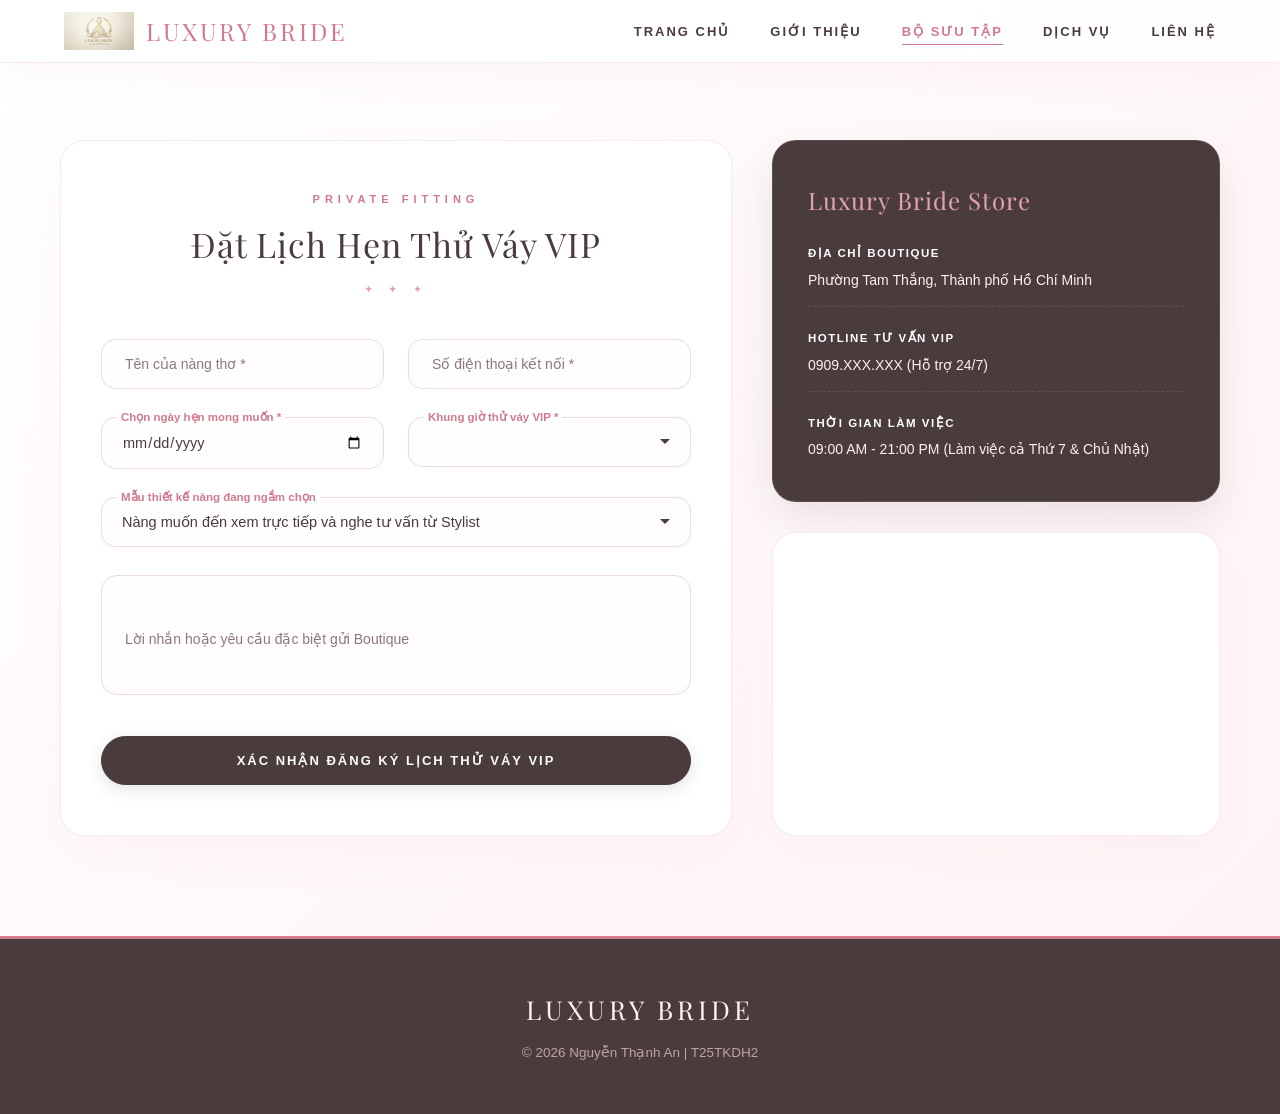
<file: dat.html>
<!DOCTYPE html>
<html lang="vi">
<head>
    <meta charset="UTF-8">
    <meta name="viewport" content="width=device-width, initial-scale=1.0">
    <title>Đặt Lịch Hẹn Thử Váy VIP - Luxury Bride</title>
    
    <!-- Nhúng Font chữ hoàng gia -->
    <link href="https://fonts.googleapis.com/css2?family=Playfair+Display:ital,wght@0,400..900;1,400..900&display=swap" rel="stylesheet">
    
    <style>
        @charset "utf-8";

        /* Bảng màu định danh thương hiệu VIP */
        :root {
            --primary-pink: #d17a8c;    /* Hồng Luxury chủ đạo */
            --light-pink: #fff2f4;      /* Hồng ngọc trai nền */
            --rose-gold: #e2a2ae;       /* Vàng hồng cao cấp */
            --champagne: #f7e7e4;       /* Vàng champagne nhạt */
            --dark-brown: #4a3b3c;      /* Nâu đất ấm quý phái */
            --text-gray: #8c787a;       /* Xám tro ngả hồng */
        }

        * {
            margin: 0;
            padding: 0;
            box-sizing: border-box;
            font-family: 'Segoe UI', Tahoma, Geneva, Verdana, sans-serif;
        }

        body {
            background: linear-gradient(135deg, #ffffff 0%, var(--light-pink) 100%);
            color: var(--dark-brown);
            line-height: 1.6;
            -webkit-font-smoothing: antialiased;
            min-height: 100vh;
        }

        /* --- THANH MENU THỜI THƯỢNG (STICKY GLASS NAVBAR) --- */
        .navbar {
            position: fixed;
            top: 0; left: 0; width: 100%;
            z-index: 999;
            padding: 12px 0;
            background: rgba(255, 255, 255, 0.85); 
            backdrop-filter: blur(25px);
            -webkit-backdrop-filter: blur(25px);
            box-shadow: 0 10px 40px rgba(209, 122, 140, 0.06);
            border-bottom: 1px solid rgba(209, 122, 140, 0.15);
        }

        .nav-container {
            width: 90%;
            max-width: 1200px;
            margin: auto;
            display: flex;
            justify-content: space-between;
            align-items: center;
        }

        .nav-logo {
            display: flex;
            align-items: center;
            text-decoration: none;
        }

        .nav-logo h1 {
            font-family: 'Playfair Display', Georgia, serif;
            font-size: 24px;
            color: var(--primary-pink);
            letter-spacing: 3px;
            text-transform: uppercase;
            font-weight: 400;
            margin: 0;
            display: inline-block;
        }

        .nav-menu {
            display: flex;
            align-items: center;
            list-style: none;
            gap: 40px;
        }

        .nav-menu a {
            text-decoration: none;
            color: var(--dark-brown);
            font-size: 13px;
            font-weight: 600;
            text-transform: uppercase;
            letter-spacing: 2px;
            transition: all 0.3s ease;
            position: relative;
            padding-bottom: 6px;
        }

        .nav-menu a:hover, 
        .nav-menu a.active {
            color: var(--primary-pink) !important;
        }

        .nav-menu a::after {
            content: '';
            position: absolute;
            bottom: 0; left: 0; width: 0; height: 1.5px;
            background: var(--primary-pink);
            transition: width 0.3s ease;
        }

        .nav-menu a:hover::after,
        .nav-menu a.active::after {
            width: 100%;
        }

        /* --- BỐ CỤC KHÔNG GIAN ĐẶT LỊCH --- */
        .booking-wrapper {
            max-width: 1200px;
            margin: 140px auto 100px;
            padding: 0 20px;
            display: grid;
            grid-template-columns: 1.2fr 0.8fr;
            gap: 40px;
        }

        /* Hộp Form Kính Mờ Đẳng Cấp */
        .booking-form-card {
            background: #ffffff;
            padding: 50px 40px;
            border-radius: 24px;
            border: 1px solid rgba(209, 122, 140, 0.15);
            box-shadow: 0 20px 50px rgba(209, 122, 140, 0.05);
        }

        .booking-heading {
            text-align: center;
            margin-bottom: 40px;
        }

        .booking-heading span {
            font-size: 11px;
            letter-spacing: 5px;
            text-transform: uppercase;
            color: var(--primary-pink);
            font-weight: 600;
            display: block;
            margin-bottom: 8px;
        }

        .booking-heading h2 {
            font-family: 'Playfair Display', Georgia, serif;
            font-size: 34px;
            color: var(--dark-brown);
            font-weight: 400;
            letter-spacing: 1px;
        }

        .booking-divider {
            color: var(--rose-gold); 
            font-size: 11px; 
            margin-top: 10px; 
            letter-spacing: 6px;
        }

        .form-row-double {
            display: grid;
            grid-template-columns: 1fr 1fr;
            gap: 24px;
        }

        /* Nâng cấp phần Floating Label (Nhãn chữ bay) */
        .form-group-premium {
            position: relative;
            margin-bottom: 28px;
        }

        .form-input-premium {
            width: 100%;
            padding: 16px 20px;
            border-radius: 14px;
            border: 1px solid #ebdcd9;
            outline: none;
            font-size: 14.5px;
            color: var(--dark-brown);
            background: #fffdfd;
            transition: all 0.3s cubic-bezier(0.16, 1, 0.3, 1);
        }

        /* Tạo kiểu riêng cho nhãn chữ */
        .form-group-premium label {
            position: absolute;
            left: 20px;
            top: 50%;
            transform: translateY(-50%);
            color: var(--text-gray);
            font-size: 14px;
            pointer-events: none;
            transition: all 0.3s ease;
            background: transparent;
            padding: 0 4px;
        }

        /* Giữ nhãn luôn ở trên đối với các ô đặc biệt như date, select */
        .form-group-premium.special-field label,
        .form-input-premium:focus ~ label,
        .form-input-premium:not(:placeholder-shown) ~ label {
            top: 0;
            font-size: 11.5px;
            color: var(--primary-pink);
            background: white;
            transform: translateY(-50%) translateX(-4px);
            font-weight: 600;
        }

        .form-input-premium:focus {
            border-color: var(--primary-pink);
            background: #ffffff;
            box-shadow: 0 4px 15px rgba(209, 122, 140, 0.12);
        }

        select.form-input-premium {
            cursor: pointer;
            appearance: none;
            background-image: url("data:image/svg+xml;utf8,<svg xmlns='http://www.w3.org/2000/svg' width='10' height='6' viewBox='0 0 10 6'><path fill='%234a3b3c' d='M0 0l5 5 5-5z'/></svg>");
            background-repeat: no-repeat;
            background-position: calc(100% - 20px) center;
        }

        textarea.form-input-premium {
            border-radius: 16px;
            resize: none;
            height: 120px;
        }

        /* Nút xác nhận hoàng gia quý phái */
        .btn-booking-submit {
            width: 100%;
            padding: 16px;
            background: var(--dark-brown);
            color: #fffdfd;
            border: 1px solid var(--dark-brown);
            border-radius: 30px;
            font-size: 13px;
            font-weight: 600;
            text-transform: uppercase;
            letter-spacing: 2px;
            cursor: pointer;
            box-shadow: 0 4px 15px rgba(74, 59, 60, 0.15);
            transition: all 0.3s cubic-bezier(0.16, 1, 0.3, 1);
            margin-top: 5px;
        }

        .btn-booking-submit:hover {
            background: var(--primary-pink);
            border-color: var(--primary-pink);
            color: white;
            transform: translateY(-2px);
            box-shadow: 0 8px 25px rgba(209, 122, 140, 0.35);
        }

        /* --- SIDEBAR --- */
        .booking-info-sidebar {
            display: flex;
            flex-direction: column;
            gap: 30px;
        }

        .info-card-premium {
            background: var(--dark-brown); 
            color: #fff0f1;
            padding: 40px 35px;
            border-radius: 24px;
            box-shadow: 0 15px 40px rgba(74, 59, 60, 0.12);
            border: 1px solid rgba(247, 231, 228, 0.1);
        }

        .info-card-premium h3 {
            font-family: 'Playfair Display', Georgia, serif;
            font-size: 24px;
            margin-bottom: 25px;
            font-weight: 400;
            color: var(--rose-gold);
            letter-spacing: 1px;
        }

        .info-item {
            margin-bottom: 22px;
            font-size: 14px;
            line-height: 1.6;
            border-bottom: 1px dashed rgba(255, 255, 255, 0.1);
            padding-bottom: 15px;
        }

        .info-item:last-child {
            border: none;
            padding-bottom: 0;
            margin-bottom: 0;
        }

        .info-item strong {
            color: #ffffff;
            display: block;
            font-size: 11.5px;
            text-transform: uppercase;
            letter-spacing: 1.5px;
            margin-bottom: 6px;
        }

        .map-card-premium {
            background: #ffffff;
            border-radius: 24px;
            overflow: hidden;
            border: 1px solid rgba(209, 122, 140, 0.15);
            height: 100%;
            min-height: 280px;
            box-shadow: 0 15px 40px rgba(209, 122, 140, 0.04);
        }

        .map-card-premium iframe {
            width: 100%;
            height: 100%;
            border: none;
        }

        /* --- MODAL POPUP THÔNG BÁO XỊN SÒ --- */
        .success-modal {
            position: fixed;
            top: 0; left: 0; width: 100%; height: 100%;
            background: rgba(74, 59, 60, 0.5);
            backdrop-filter: blur(8px);
            -webkit-backdrop-filter: blur(8px);
            z-index: 1000;
            display: flex;
            justify-content: center;
            align-items: center;
            opacity: 0; pointer-events: none;
            transition: all 0.4s ease;
        }
        
        .success-modal.show {
            opacity: 1; pointer-events: auto;
        }

        .modal-content {
            background: white;
            padding: 45px 40px;
            border-radius: 24px;
            max-width: 480px;
            width: 90%;
            text-align: center;
            box-shadow: 0 25px 60px rgba(74, 59, 60, 0.2);
            transform: scale(0.85);
            border: 1px solid rgba(209, 122, 140, 0.2);
            transition: all 0.4s cubic-bezier(0.16, 1, 0.3, 1);
        }

        .success-modal.show .modal-content {
            transform: scale(1);
        }

        .modal-icon {
            font-size: 50px;
            color: var(--primary-pink);
            margin-bottom: 20px;
            display: inline-block;
            animation: pulse 2s infinite;
        }

        @keyframes pulse {
            0% { transform: scale(1); }
            50% { transform: scale(1.1); }
            100% { transform: scale(1); }
        }

        .modal-content h3 {
            font-family: 'Playfair Display', Georgia, serif;
            font-size: 26px;
            color: var(--dark-brown);
            margin-bottom: 15px;
            font-weight: 400;
        }

        .modal-content p {
            font-size: 14.5px;
            color: var(--text-gray);
            margin-bottom: 30px;
            line-height: 1.7;
        }

        .btn-close-modal {
            padding: 14px 40px;
            background: var(--dark-brown);
            color: white;
            border: none;
            border-radius: 30px;
            font-size: 12px;
            font-weight: 600;
            text-transform: uppercase;
            letter-spacing: 2px;
            cursor: pointer;
            transition: all 0.3s;
        }

        .btn-close-modal:hover {
            background: var(--primary-pink);
            box-shadow: 0 5px 15px rgba(209, 122, 140, 0.3);
        }

        /* --- FOOTER --- */
        footer {
            background: var(--dark-brown);
            color: #bfa3a5;
            text-align: center;
            padding: 50px 20px;
            font-size: 13.5px;
            border-top: 3px solid var(--primary-pink);
        }

        .footer-brand {
            font-family: 'Playfair Display', Georgia, serif;
            font-size: 26px;
            color: #fff0f1;
            margin-bottom: 12px;
            text-transform: uppercase;
            letter-spacing: 4px;
        }

        /* --- RESPONSIVE --- */
        @media (max-width: 992px) {
            .navbar { background: rgba(255, 255, 255, 0.98); padding: 12px 0; }
            .nav-container { flex-direction: column; gap: 12px; }
            .nav-menu { gap: 25px; }
            .booking-wrapper {
                grid-template-columns: 1fr;
                margin-top: 180px;
                gap: 40px;
            }
        }

        @media (max-width: 576px) {
            .booking-form-card { padding: 35px 20px; }
            .form-row-double { grid-template-columns: 1fr; gap: 0; }
            .booking-heading h2 { font-size: 28px; }
        }
    </style>
</head>
<body>

    <!-- STICKY NAVBAR -->
    <nav class="navbar">
        <div class="nav-container">
            <a href="trangchu.html" class="nav-logo">
                <img src="image/Gemini_Generated_Image_iekbooiekbooiekb.png" alt="Luxury Bride Logo" class="logo-img" style="height: 38px; vertical-align: middle; margin-right: 12px;">
                <h1>Luxury Bride</h1>
            </a>
            
            <ul class="nav-menu">
                <li><a href='trangchu.html'>Trang chủ</a></li>
                <li><a href="gioithieu.html">Giới thiệu</a></li>
                <li><a href="bosutap.html" class="active">Bộ sưu tập</a></li>
                <li><a href="dichvu.html">Dịch vụ</a></li>
                <li><a href="lienhe.html">Liên hệ</a></li>
            </ul>
        </div>
    </nav>

    <!-- MAIN BOOTSTRAP GRID -->
    <main class="booking-wrapper">
        
        <!-- FORM PHÍA BÊN TRÁI -->
        <section class="booking-form-card">
            <div class="booking-heading">
                <span>Private Fitting</span>
                <h2>Đặt Lịch Hẹn Thử Váy VIP</h2>
                <div class="booking-divider">✦  ✦  ✦</div>
            </div>

            <form id="luxuryFittingForm" onsubmit="executeBooking(event)">
                
                <div class="form-row-double">
                    <div class="form-group-premium">
                        <input type="text" id="brideName" class="form-input-premium" placeholder=" " required>
                        <label for="brideName">Tên của nàng thơ *</label>
                    </div>
                    <div class="form-group-premium">
                        <input type="tel" id="bridePhone" class="form-input-premium" pattern="[0-9]{10,11}" placeholder=" " required>
                        <label for="bridePhone">Số điện thoại kết nối *</label>
                    </div>
                </div>

                <div class="form-row-double">
                    <!-- Class special-field giúp giữ Label đẹp chuẩn cho ô Date và Select -->
                    <div class="form-group-premium special-field">
                        <input type="date" id="appointmentDate" class="form-input-premium" required>
                        <label for="appointmentDate">Chọn ngày hẹn mong muốn *</label>
                    </div>
                    <div class="form-group-premium special-field">
                        <select id="appointmentTime" class="form-input-premium" required>
                            <option value="" disabled selected></option>
                            <option value="09:00">09:00 AM - 11:00 AM</option>
                            <option value="11:00">11:00 AM - 13:00 PM</option>
                            <option value="14:00">14:00 PM - 16:00 PM</option>
                            <option value="16:00">16:00 PM - 18:00 PM</option>
                            <option value="18:00">18:00 PM - 20:00 PM (Khung giờ Vàng)</option>
                        </select>
                        <label for="appointmentTime">Khung giờ thử váy VIP *</label>
                    </div>
                </div>

                <div class="form-group-premium special-field">
                    <select id="dressModel" class="form-input-premium">
                        <option value="none">Nàng muốn đến xem trực tiếp và nghe tư vấn từ Stylist</option>
                        <option value="princess">Váy Công Chúa Silk Tulle — 15.000.000 ₫</option>
                        <option value="mermaid">Váy Đuôi Cá Premium Satin — 19.500.000 ₫</option>
                        <option value="lace">Váy Cưới Vintage French Lace — 22.000.000 ₫</option>
                        <option value="swan">Váy Thiên Nga Đắp Ren Pháp — 22.000.000 ₫</option>
                        <option value="minimalist">Váy Thanh Lịch Minimalist — 18.000.000 ₫</option>
                        <option value="pearl">Váy Ngọc Trai Vintage Glow — 31.000.000 ₫</option>
                    </select>
                    <label for="dressModel">Mẫu thiết kế nàng đang ngắm chọn</label>
                </div>

                <div class="form-group-premium">
                    <textarea id="specialRequest" class="form-input-premium" placeholder=" "></textarea>
                    <label for="specialRequest">Lời nhắn hoặc yêu cầu đặc biệt gửi Boutique</label>
                </div>

                <button type="submit" class="btn-booking-submit">Xác Nhận Đăng Ký Lịch Thử Váy VIP</button>
            </form>
        </section>

        <!-- SIDEBAR THÔNG TIN PHÍA BÊN PHẢI -->
        <aside class="booking-info-sidebar">
            
            <div class="info-card-premium">
                <h3>Luxury Bride Store</h3>
                
                <div class="info-item">
                    <strong>Địa chỉ Boutique</strong>
                    Phường Tam Thắng, Thành phố Hồ Chí Minh
                </div>
                
                <div class="info-item">
                    <strong>Hotline tư vấn VIP</strong>
                    0909.XXX.XXX (Hỗ trợ 24/7)
                </div>

                <div class="info-item">
                    <strong>Thời gian làm việc</strong>
                    09:00 AM - 21:00 PM (Làm việc cả Thứ 7 & Chủ Nhật)
                </div>
            </div>

            <!-- BẢN ĐỒ MAPS -->
            <div class="map-card-premium">
                <iframe src="https://maps.google.com/maps?q=Ho%20Chi%20Minh%20City&t=&z=13&ie=UTF8&iwloc=&output=embed" allowfullscreen="" loading="lazy" referrerpolicy="no-referrer-when-downgrade"></iframe>
            </div>

        </aside>
    </main>

    <!-- POPUP THÔNG BÁO VIP ĐỘC QUYỀN -->
    <div class="success-modal" id="bookingSuccessModal">
        <div class="modal-content">
            <span class="modal-icon">🌸</span>
            <h3>Đăng Ký Thành Công!</h3>
            <p>Thật tuyệt vời! Lịch hẹn thử váy VIP của nàng đã được gửi tới hệ thống. Đội ngũ Stylist riêng của Luxury Bride sẽ gọi điện xác nhận trong vòng 15 phút tới nhé!</p>
            <button class="btn-close-modal" onclick="closeSuccessModal()">Đóng Cửa Sổ</button>
        </div>
    </div>

    <!-- FOOTER -->
    <footer>
        <div class="footer-brand">Luxury Bride</div>
        <p>© 2026 Nguyễn Thạnh An | T25TKDH2</p>
    </footer>

    <script type="text/javascript">
        document.addEventListener('DOMContentLoaded', function() {
            // Không cho chọn ngày trong quá khứ
            const appointmentInput = document.getElementById('appointmentDate');
            if (appointmentInput) {
                const todaySetting = new Date().toISOString().split('T')[0];
                appointmentInput.setAttribute('min', todaySetting);
            }
        });

        const modal = document.getElementById('bookingSuccessModal');

        function executeBooking(event) {
            event.preventDefault();
            if (modal) {
                modal.classList.add('show');
            }
            const bookingForm = document.getElementById("luxuryFittingForm");
            if (bookingForm) {
                bookingForm.reset();
            }
        }

        function closeSuccessModal() {
            if (modal) {
                modal.classList.remove('show');
            }
        }
    </script>
</body>
</html>
</file>
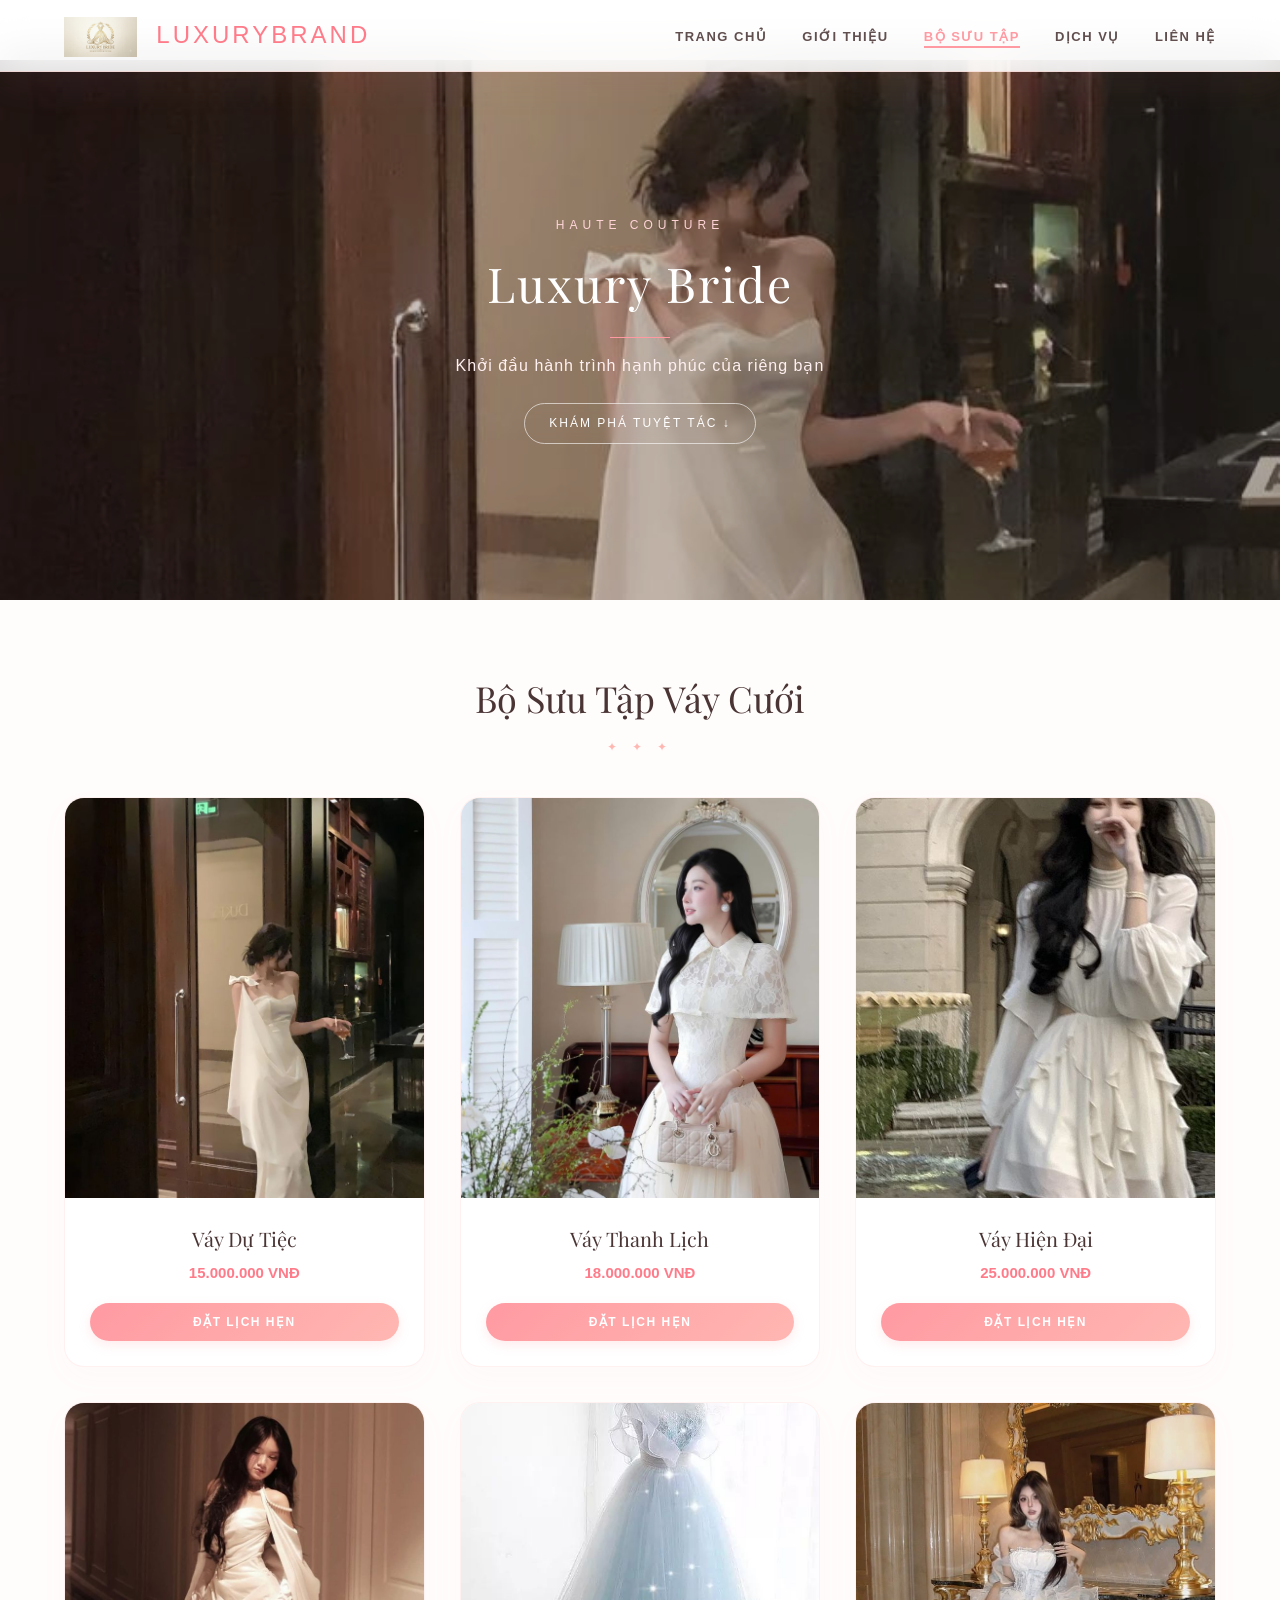
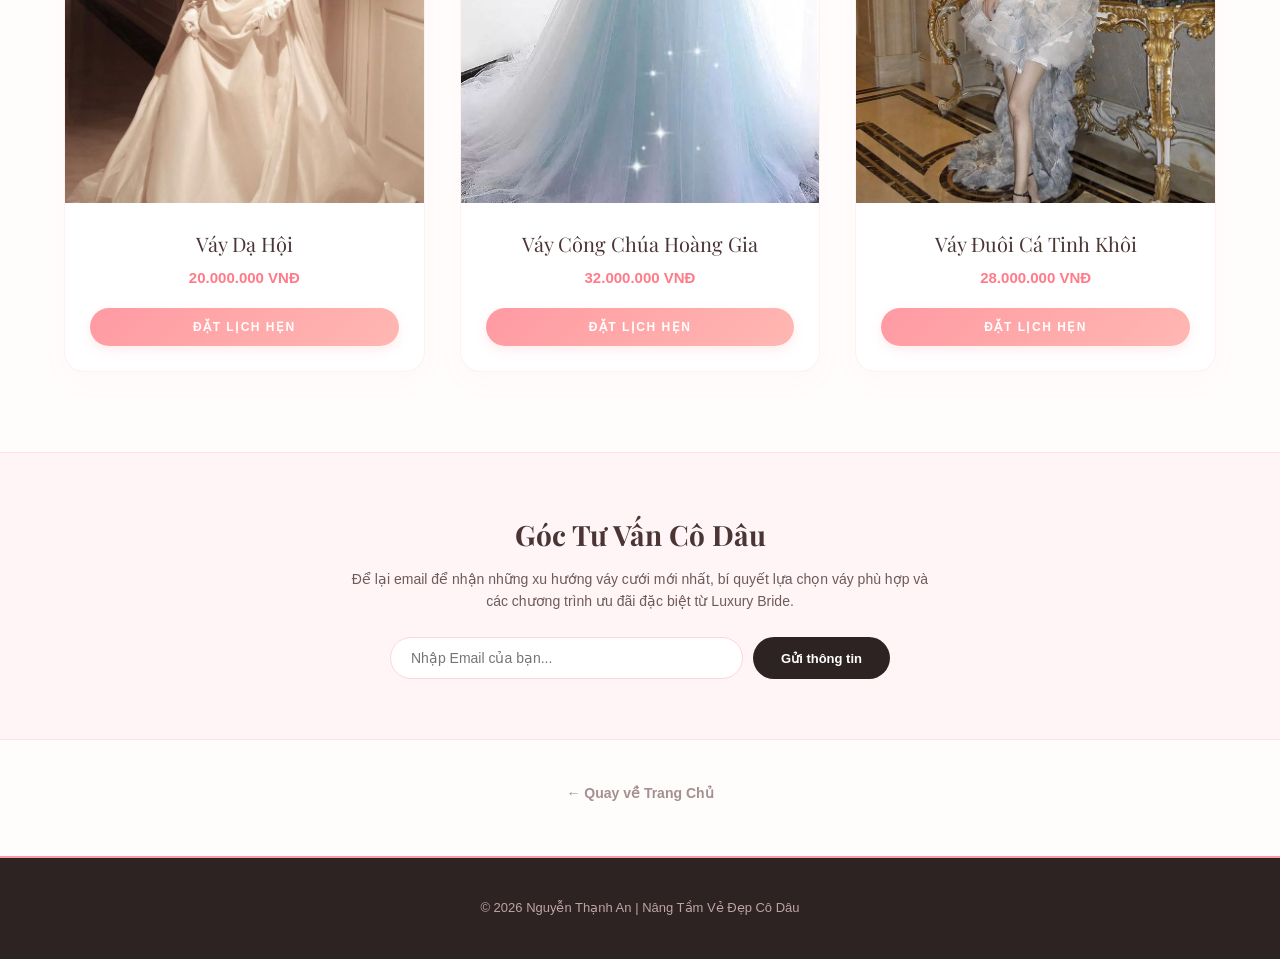
<file: sanpham.html>
<!DOCTYPE html>
<html lang="vi">
<link href="styles/default6.css" type="text/css" rel="stylesheet"/>
<script src="scrite/taitrang4.js" type="text/javascript"></script>
<!DOCTYPE html>
<html lang="vi">
<head>
    <meta charset="UTF-8">
    <meta name="viewport" content="width=device-width, initial-scale=1.0">
    <title>Bộ Sưu Tập Váy Cưới - Luxury Bride</title>
    
    <link href="https://fonts.googleapis.com/css2?family=Playfair+Display:ital,wght@0,400..900;1,400..900&display=swap" rel="stylesheet">
    
    <link rel="stylesheet" href="styles/default6.css">
    
    <script src="https://code.jquery.com/jquery-3.7.1.min.js"></script>
    <script src="scrite/taitrang4.js" type="text/javascript"></script>
</head>
<body>

     <nav class="navbar">
        <div class="nav-container">
            <!-- ĐÃ CHÈN LOGO VÀO ĐÂY: Thay chữ bằng cụm ảnh logo + chữ sang xịn mịn -->
            <a href="trangchu.html" class="nav-logo">
                <img src="image/Gemini_Generated_Image_iekbooiekbooiekb.png" alt="Luxury Bride Logo" class="logo-img" style="height: 40px; vertical-align: middle; margin-right: 10px;">
                <span>LuxuryBrand</span>
            </a>
            
            <ul class="nav-menu">
                <li><a href="trangchu.html">Trang chủ</a></li>
                <li><a href="gioithieu.html">Giới thiệu</a></li>
                <li><a href="bosuutap.html" class="active">Bộ sưu tập</a></li>
                <li><a href="dichvu.html">Dịch vụ</a></li>
                <li><a href="lienhe.html">Liên hệ</a></li>
            </ul>
        </div>
    </nav>

    <header id="top-page">
        <div class="header-bg"></div>
        <div class="header-overlay"></div>
        <div class="header-content">
            <span class="sub-title">Haute Couture</span>
            <h1>Luxury Bride</h1>
            <div class="divider-line"></div>
            <p>Khởi đầu hành trình hạnh phúc của riêng bạn</p>
            <a href="#bst-section" class="header-scroll-btn" onclick="cuonDenBst(event)">Khám Phá Tuyệt Tác <span class="arrow">↓</span></a>
        </div>
    </header>

    <div class="title" id="bst-section">
        <h2>Bộ Sưu Tập Váy Cưới</h2>
        <div class="collection-divider">✦  ✦  ✦</div>
    </div>

    <main class="products">

        <div class="card">
            <div class="img-container">
                <img src="image/e9e9f6b908ea4ca2c519615114ffa78a.jpg" alt="Váy dự tiệc">
            </div>
            <div class="card-content">
                <h3>Váy Dự Tiệc</h3>
                <p class="price-tag">15.000.000 VNĐ</p>
                <button onclick="cuonDenDatHen()">Đặt Lịch Hẹn</button>
            </div>
        </div>

        <div class="card">
            <div class="img-container">
                <img src="image/e8d4fb8959127be38f431eae0a29d042.jpg" alt="Váy Thanh Lịch">
            </div>
            <div class="card-content">
                <h3>Váy Thanh Lịch</h3>
                <p class="price-tag">18.000.000 VNĐ</p>
                <button onclick="cuonDenDatHen()">Đặt Lịch Hẹn</button>
            </div>
        </div>

        <div class="card">
            <div class="img-container">
                <img src="image/b13019320cb8586058aca950653006ed.jpg" alt="Váy Hiện Đại">
            </div>
            <div class="card-content">
                <h3>Váy Hiện Đại</h3>
                <p class="price-tag">25.000.000 VNĐ</p>
                <button onclick="cuonDenDatHen()">Đặt Lịch Hẹn</button>
            </div>
        </div>

        <div class="card">
            <div class="img-container">
                <img src="image/ad8f9942eb7fd78a4a4172bf852aec63.jpg" alt="Váy Dạ Hội">
            </div>
            <div class="card-content">
                <h3>Váy Dạ Hội</h3>
                <p class="price-tag">20.000.000 VNĐ</p>
                <button onclick="cuonDenDatHen()">Đặt Lịch Hẹn</button>
            </div>
        </div>

        <div class="card">
            <div class="img-container">
                <img src="image/Trang Phục Đám Cưới.jfif" alt="Váy Công Chúa Hoàng Gia">
            </div>
            <div class="card-content">
                <h3>Váy Công Chúa Hoàng Gia</h3>
                <p class="price-tag">32.000.000 VNĐ</p>
                <button onclick="cuonDenDatHen()">Đặt Lịch Hẹn</button>
            </div>
        </div>

        <div class="card">
            <div class="img-container">
                <img src="image/6bbc26129280e254a7f8fd083cddbd79.jpg" alt="Váy Đuôi Cá Tinh Khôi">
            </div>
            <div class="card-content">
                <h3>Váy Đuôi Cá Tinh Khôi</h3>
                <p class="price-tag">28.000.000 VNĐ</p>
                <button onclick="cuonDenDatHen()">Đặt Lịch Hẹn</button>
            </div>
        </div>

    </main>

    <section class="consultation" id="email-box">
        <h2>Góc Tư Vấn Cô Dâu</h2>
        <p>Để lại email để nhận những xu hướng váy cưới mới nhất, bí quyết lựa chọn váy phù hợp và các chương trình ưu đãi đặc biệt từ Luxury Bride.</p>

        <form class="consultation-form" id="tu-van-form" onsubmit="xuLyGuiEmail(event)">
            <input type="email" id="consultation-email" placeholder="Nhập Email của bạn..." required>
            <button type="submit">Gửi thông tin</button>
        </form>
    </section>

    <div class="back-to-home">
        <a href="trangchu.html">← Quay về Trang Chủ</a>
    </div>

    <footer>
        <p>© 2026 Nguyễn Thạnh An | Nâng Tầm Vẻ Đẹp Cô Dâu</p>
    </footer>

    <script>
    // 1. Hàm cuộn mượt đến phần đặt lịch hẹn tư vấn
    function cuonDenDatHen(event) {
        if(event) event.preventDefault();
        document.getElementById("email-box").scrollIntoView({ 
            behavior: "smooth" 
        });
    }

    // 2. Hàm cuộn mượt đến khu vực danh sách bộ sưu tập
    function cuonDenBst(event) {
        event.preventDefault();
        document.getElementById("bst-section").scrollIntoView({ 
            behavior: "smooth" 
        });
    }

    // 3. Xử lý sự kiện gửi Form Email tư vấn
    function xuLyGuiEmail(event) {
        event.preventDefault();
        let emailInput = document.getElementById("consultation-email");
        alert("👑 Cảm ơn Nàng đã đăng ký tư vấn!\nLuxury Bride sẽ gửi xu hướng tạo tác váy cưới mới nhất qua Email: " + emailInput.value + " nhé ❤️");
        emailInput.value = ""; // Reset trường nhập liệu
    }
    </script>
</body>
</html>
</file>
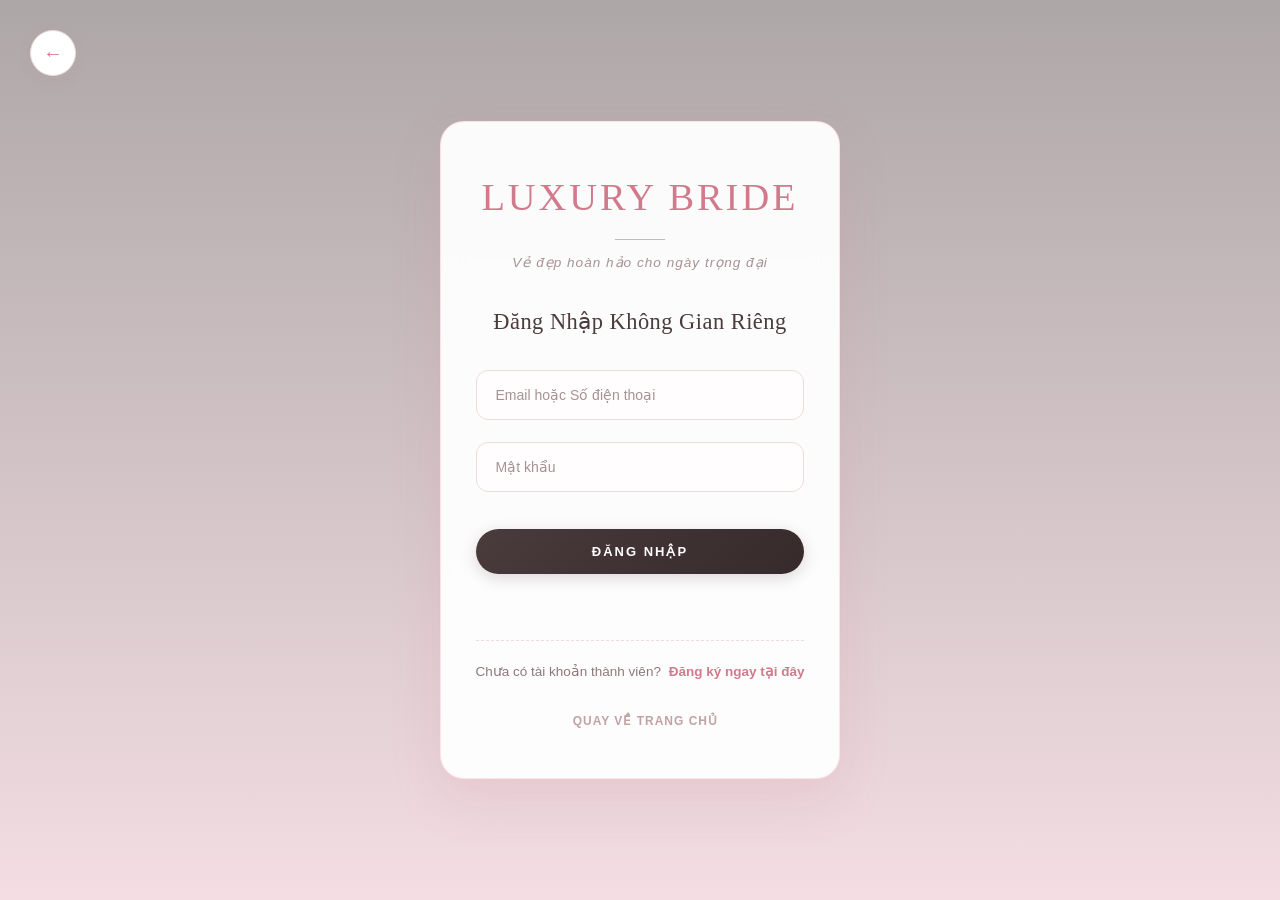
<file: đangnhap.html>
<!DOCTYPE html>
<html lang="vi">
	<script src="scrite/taitrang1.js" type="text/javascript"></script>
	<link href="styles/default1.css" type="text/css" rel="stylesheet"/>
<!DOCTYPE html>
<html lang="vi">
<head>
    <meta charset="UTF-8">
    <meta name="viewport" content="width=device-width, initial-scale=1.0">
    <title>Luxury Bride - Đăng Nhập</title>
    <link href="styles/default7.css" type="text/css" rel="stylesheet"/>
</head>
<body class="auth-body">

    <div id="draggable-back-btn" class="floating-back-btn" onclick="goToHome(event)" title="Quay về trang chủ">
        <span>←</span>
    </div>

    <div class="auth-wrapper">
        <div class="form-box">

            <div class="logo">
                <h1>Luxury Bride</h1>
                <div class="divider-line"></div>
                <p>Vẻ đẹp hoàn hảo cho ngày trọng đại</p>
            </div>

            <h2>Đăng Nhập Không Gian Riêng</h2>

            <form id="loginForm" novalidate>
                <div class="input-group">
                    <input type="text" id="username" required placeholder=" ">
                    <label for="username">Email hoặc Số điện thoại</label>
                    <span class="error-msg" id="userError"></span>
                </div>

                <div class="input-group">
                    <input type="password" id="password" required placeholder=" ">
                    <label for="password">Mật khẩu</label>
                    <span class="error-msg" id="passError"></span>
                </div>

                <button type="submit" class="btn-auth">Đăng Nhập</button>
            </form>

            <p id="thongbao"></p>

            <div class="switch-page">
                Chưa có tài khoản thành viên? <a href="đăngkys.html">Đăng ký ngay tại đây</a>
            </div>
            
            <div class="back-home-link">
    <a href="lienhe.html">
        <span class="icon-heart">&nbsp;</span> Quay về Trang Chủ
    </a>
</div>
        </div>
    </div>

    <script src="scrite/taitrang5.js" type="text/javascript"></script>
</body>
</html>
</file>
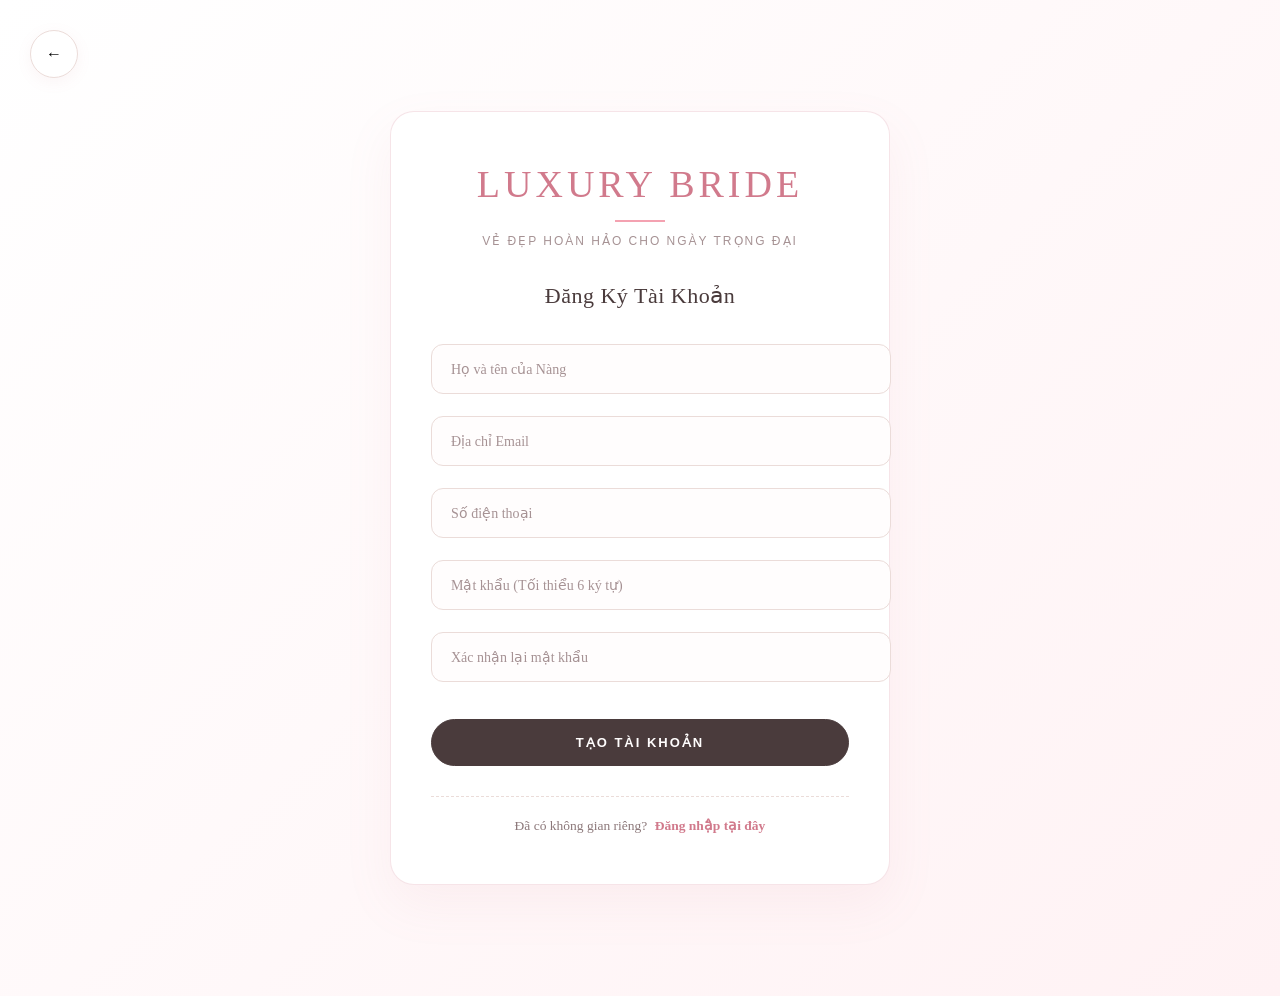
<file: đăngkys.html>
<!DOCTYPE html>
<html lang="vi">
<script src="scrite/taitrang2.js" type="text/javascript"></script>
<link href="styles/default3.css" type="text/css" rel="stylesheet"/>
<!DOCTYPE html>
<html lang="vi">
<head>
    <meta charset="UTF-8">
    <meta name="viewport" content="width=device-width, initial-scale=1.0">
    <title>Luxury Bride - Đăng Ký Tài Khoản</title>
    <link href="styles/default3.css" type="text/css" rel="stylesheet"/>
    <script src="scrite/taitrang2.js" type="text/javascript"></script>
    
    <style>
        .error-msg {
            color: #ff4d4d;
            font-size: 12px;
            display: block;
            margin-top: 4px;
            text-align: left;
        }
        /* CSS cho phần thông báo thành công mượt mà */
        #thongbao {
            text-align: center;
            margin-top: 20px;
            font-size: 14.5px;
            font-weight: 500;
            line-height: 1.6;
            transition: all 0.4s ease;
        }
        .success-text {
            color: #2e7d32; /* Màu xanh lá quý phái dịu mắt */
            animation: fadeIn 0.5s ease forwards;
        }
        @keyframes fadeIn {
            from { opacity: 0; transform: translateY(5px); }
            to { opacity: 1; transform: translateY(0); }
        }
    </style>
</head>
<body class="auth-body">

    <div id="draggable-back-btn" class="floating-back-btn" title="Quay về trang chủ" onclick="window.location.href='trangchu.html';" style="cursor: pointer;">
        <span>←</span>
    </div>

    <div class="auth-wrapper">
        <div class="form-box">

            <div class="logo">
                <h1>Luxury Bride</h1>
                <div class="divider-line"></div>
                <p>Vẻ đẹp hoàn hảo cho ngày trọng đại</p>
            </div>

            <h2>Đăng Ký Tài Khoản</h2>

            <form id="registerForm" onsubmit="return false;">
                
                <div class="input-group">
                    <input type="text" id="fullname" required placeholder=" ">
                    <label for="fullname">Họ và tên của Nàng</label>
                    <span class="error-msg" id="nameError"></span>
                </div>

                <div class="input-group">
                    <input type="email" id="email" required placeholder=" ">
                    <label for="email">Địa chỉ Email</label>
                    <span class="error-msg" id="emailError"></span>
                </div>

                <div class="input-group">
                    <input type="tel" id="phone" required pattern="[0-9]{10,11}" placeholder=" ">
                    <label for="phone">Số điện thoại</label>
                    <span class="error-msg" id="phoneError"></span>
                </div>

                <div class="input-group">
                    <input type="password" id="password" required minlength="6" placeholder=" ">
                    <label for="password">Mật khẩu (Tối thiểu 6 ký tự)</label>
                    <span class="error-msg" id="passwordError"></span>
                </div>

                <div class="input-group">
                    <input type="password" id="re-password" required placeholder=" ">
                    <label for="re-password">Xác nhận lại mật khẩu</label>
                    <span class="error-msg" id="rePasswordError"></span>
                </div>

                <button type="submit" class="btn-auth" id="submitBtn">Tạo Tài Khoản</button>
            </form>

            <p id="thongbao"></p>

            <div class="switch-page">
                Đã có không gian riêng? <a href="đangnhap.html">Đăng nhập tại đây</a>
            </div>

        </div>
    </div>

    <script>
        document.getElementById('registerForm').addEventListener('submit', function(event) {
            // Xóa toàn bộ thông báo lỗi cũ
            document.getElementById('nameError').innerText = "";
            document.getElementById('emailError').innerText = "";
            document.getElementById('phoneError').innerText = "";
            document.getElementById('passwordError').innerText = "";
            document.getElementById('rePasswordError').innerText = "";
            
            let isValid = true;

            // 1. Kiểm tra họ tên
            const fullname = document.getElementById('fullname').value.trim();
            if (fullname.length < 2) {
                document.getElementById('nameError').innerText = "Tên của Nàng không được để trống nha.";
                isValid = false;
            }

            // 2. Kiểm tra số điện thoại
            const phone = document.getElementById('phone').value.trim();
            const phoneRegex = /^[0-9]{10,11}$/;
            if (!phoneRegex.test(phone)) {
                document.getElementById('phoneError').innerText = "Số điện thoại phải chứa từ 10 đến 11 chữ số nha Nàng.";
                isValid = false;
            }

            // 3. Kiểm tra độ dài mật khẩu
            const password = document.getElementById('password').value;
            if (password.length < 6) {
                document.getElementById('passwordError').innerText = "Mật khẩu phải từ 6 ký tự trở lên nè.";
                isValid = false;
            }

            // 4. Kiểm tra mật khẩu nhập lại
            const rePassword = document.getElementById('re-password').value;
            if (password !== rePassword) {
                document.getElementById('rePasswordError').innerText = "Mật khẩu xác nhận chưa trùng khớp rồi Nàng ơi.";
                isValid = false;
            }

            // Xử lý khi mọi thứ hợp lệ
            if (isValid) {
                const thongBaoKhung = document.getElementById('thongbao');
                const submitBtn = document.getElementById('submitBtn');

                // Vô hiệu hóa nút bấm để tránh người dùng nhấn liên tục
                submitBtn.disabled = true;
                submitBtn.innerText = "Đang xử lý...";

                // Hiển thị dòng chữ thông báo ngọt ngào ra màn hình
                thongBaoKhung.className = "success-text";
                thongBaoKhung.innerHTML = "✨ Đăng ký thành công! <br> Đợi một chút, chúng tôi sẽ chuyển sang phần đăng nhập cho bạn...";

                // Kích hoạt tự động chuyển sang trang đăng nhập sau 3 giây (3000ms)
                setTimeout(function() {
                    window.location.href = "đangnhap.html"; 
                }, 3000);
            }
        });
    </script>
</body>
</html>
</file>
<file: styles/default6.css>
@charset "utf-8";

/* ==========================================================================
   ROMANTIC PINK BOUTIQUE - LUXURY BRIDE SYSTEM
   ========================================================================== */

* {
    margin: 0;
    padding: 0;
    box-sizing: border-box;
    font-family: 'Segoe UI', Tahoma, Geneva, Verdana, sans-serif;
}

html {
    scroll-behavior: smooth;
}

body {
    background: #fffcfc; 
    color: #4a3b3b; 
    line-height: 1.6;
    -webkit-font-smoothing: antialiased;
}

/* --- NAVBAR MENU --- */
.navbar {
    position: fixed;
    top: 0; left: 0; width: 100%;
    z-index: 999;
    padding: 14px 0;
    background: rgba(255, 255, 255, 0.85);
    backdrop-filter: blur(20px);
    -webkit-backdrop-filter: blur(20px);
    box-shadow: 0 10px 40px rgba(255, 154, 162, 0.08);
    border-bottom: 1px solid rgba(255, 183, 178, 0.3);
}

.nav-container {
    width: 90%;
    max-width: 1200px;
    margin: auto;
    display: flex;
    justify-content: space-between;
    align-items: center;
}

.nav-logo {
    font-family: 'Playfair Display', Georgia, serif;
    font-size: 24px;
    color: #ff7b89;
    text-decoration: none;
    letter-spacing: 3px;
    text-transform: uppercase;
}

.nav-menu {
    display: flex;
    align-items: center;
    list-style: none;
    gap: 35px;
}

.nav-menu a {
    text-decoration: none;
    color: #614e4e;
    font-size: 13px;
    font-weight: 600;
    text-transform: uppercase;
    letter-spacing: 1.5px;
    position: relative;
    padding-bottom: 4px;
    transition: color 0.3s ease;
}

.nav-menu a:hover, 
.nav-menu a.active {
    color: #ff9aa2 !important;
}

.nav-menu a::after {
    content: '';
    position: absolute;
    bottom: 0; left: 0; width: 0; height: 2px;
    background: #ff9aa2;
    transition: width 0.3s ease;
}

.nav-menu a:hover::after,
.nav-menu a.active::after {
    width: 100%;
}

.nav-btn {
    background: linear-gradient(135deg, #ff9aa2, #ffb7b2);
    color: white !important;
    padding: 8px 18px !important;
    border-radius: 20px;
    box-shadow: 0 4px 12px rgba(255, 154, 162, 0.2);
    transition: all 0.3s ease;
}

.nav-btn:hover {
    transform: translateY(-1px);
    box-shadow: 0 6px 15px rgba(255, 154, 162, 0.35);
}

/* --- BANNER HERO --- */
header#top-page {
    position: relative;
    height: 60vh;
    display: flex;
    align-items: center;
    justify-content: center;
    text-align: center;
    overflow: hidden;
    margin-top: 60px;
    background-color: #fff5f6;
}

.header-bg {
    position: absolute;
    width: 100%; height: 100%;
    background: url('../image/e9e9f6b908ea4ca2c519615114ffa78a.jpg') no-repeat center center/cover;
    filter: brightness(0.95);
}

.header-overlay {
    position: absolute;
    width: 100%; height: 100%;
    background: rgba(74, 52, 52, 0.25);
}

.header-content {
    position: relative;
    color: white;
    z-index: 2;
    padding: 0 20px;
}

.header-content .sub-title {
    font-size: 12px;
    text-transform: uppercase;
    letter-spacing: 5px;
    color: #ffd5d8;
    display: block;
    margin-bottom: 10px;
}

.header-content h1 {
    font-family: 'Playfair Display', serif;
    font-size: 48px;
    font-weight: 300;
    letter-spacing: 2px;
}

.divider-line {
    width: 60px; height: 1px;
    background: #ff9aa2;
    margin: 15px auto;
}

.header-content p {
    font-size: 16px;
    letter-spacing: 1px;
    margin-bottom: 25px;
    color: #fff0f1;
}

.header-scroll-btn {
    display: inline-block;
    text-decoration: none;
    color: white;
    border: 1px solid rgba(255, 255, 255, 0.6);
    padding: 10px 24px;
    border-radius: 30px;
    font-size: 12px;
    text-transform: uppercase;
    letter-spacing: 2px;
    backdrop-filter: blur(5px);
    transition: all 0.3s ease;
}

.header-scroll-btn:hover {
    background: white;
    color: #ff7b89;
    border-color: white;
}

/* --- TITLE SECTION --- */
.title {
    text-align: center;
    margin: 70px 0 40px;
}

.title h2 {
    font-family: 'Playfair Display', serif;
    font-size: 36px;
    color: #4a3434;
    font-weight: 400;
}

.collection-divider {
    color: #ffb7b2;
    font-size: 12px;
    margin-top: 10px;
    letter-spacing: 6px;
}

/* --- PRODUCT CARDS --- */
.products {
    display: grid;
    grid-template-columns: repeat(auto-fit, minmax(300px, 1fr));
    gap: 35px;
    width: 90%;
    max-width: 1200px;
    margin: 0 auto 8px;
}

.card {
    background: #ffffff;
    border-radius: 20px;
    overflow: hidden;
    border: 1px solid rgba(255, 183, 178, 0.2);
    box-shadow: 0 10px 30px rgba(255, 154, 162, 0.03);
    transition: transform 0.4s cubic-bezier(0.16, 1, 0.3, 1), box-shadow 0.4s ease, border-color 0.4s ease;
}

.card:hover {
    transform: translateY(-6px);
    box-shadow: 0 20px 40px rgba(255, 154, 162, 0.12);
    border-color: #ff9aa2;
}

.img-container {
    width: 100%;
    height: 400px;
    overflow: hidden;
    background: #fff5f6;
}

.img-container img {
    width: 100%; height: 100%;
    object-fit: cover;
    transition: transform 0.6s cubic-bezier(0.16, 1, 0.3, 1);
}

.card:hover .img-container img {
    transform: scale(1.04);
}

.card-content {
    padding: 25px;
    text-align: center;
}

.card-content h3 {
    font-family: 'Playfair Display', serif;
    font-size: 20px;
    color: #4a3434;
    margin-bottom: 6px;
    font-weight: 400;
}

.price-tag {
    font-size: 15px;
    color: #ff7b89;
    font-weight: 600;
    margin-bottom: 18px;
}

.card-content button {
    width: 100%;
    padding: 12px;
    background: linear-gradient(135deg, #ff9aa2, #ffb7b2);
    color: white;
    border: none;
    border-radius: 25px;
    font-size: 12px;
    font-weight: 600;
    text-transform: uppercase;
    letter-spacing: 1.5px;
    cursor: pointer;
    box-shadow: 0 4px 12px rgba(255, 154, 162, 0.2);
    transition: all 0.3s ease;
}

.card-content button:hover {
    background: linear-gradient(135deg, #ffb7b2, #ff9aa2);
    box-shadow: 0 6px 18px rgba(255, 154, 162, 0.35);
}

/* --- CONSULTATION SECTION --- */
.consultation {
    background: #fff5f6;
    text-align: center;
    padding: 60px 20px;
    margin: 80px 0 40px;
    border-top: 1px solid rgba(255, 154, 162, 0.2);
    border-bottom: 1px solid rgba(255, 154, 162, 0.2);
}

.consultation h2 {
    font-family: 'Playfair Display', serif;
    font-size: 28px;
    color: #4a3434;
    margin-bottom: 10px;
}

.consultation p {
    max-width: 600px;
    margin: 0 auto 25px;
    font-size: 14px;
    color: #6e5a5a;
}

.consultation-form {
    display: flex;
    justify-content: center;
    max-width: 500px;
    margin: auto;
    gap: 10px;
}

.consultation-form input {
    flex: 1;
    padding: 12px 20px;
    border: 1px solid #ffd5d8;
    border-radius: 25px;
    font-size: 14px;
    outline: none;
    transition: border-color 0.3s ease;
}

.consultation-form input:focus {
    border-color: #ff9aa2;
}

.consultation-form button {
    padding: 12px 28px;
    background: #2d2323;
    color: white;
    border: none;
    border-radius: 25px;
    font-size: 13px;
    font-weight: 600;
    cursor: pointer;
    transition: background 0.3s ease;
}

.consultation-form button:hover {
    background: #4a3434;
}

/* --- BACK TO HOME --- */
.back-to-home {
    text-align: center;
    margin-bottom: 50px;
}

.back-to-home a {
    text-decoration: none;
    color: #a68f91;
    font-size: 14px;
    font-weight: 600;
    transition: color 0.3s ease;
}

.back-to-home a:hover {
    color: #ff7b89;
}

/* --- FOOTER --- */
footer {
    background: #2d2323;
    color: #bfa3a5;
    text-align: center;
    padding: 40px 20px;
    font-size: 13px;
    border-top: 2px solid #ff9aa2;
}

/* --- RESPONSIVE MEDIA QUERIES --- */
@media (max-width: 768px) {
    header#top-page { height: 50vh; }
    .header-content h1 { font-size: 34px; }
    .title h2 { font-size: 28px; }
    .img-container { height: 350px; }
    .consultation-form { flex-direction: column; }
}
</file>
<file: styles/default1.css>
/* ==========================================================================
   --- FILE CSS ĐỒNG BỘ TRANG ĐĂNG NHẬP / ĐĂNG KÝ (TONE HỒNG LUXURY) ---
   ========================================================================== */

/* --- RESET CSS CƠ BẢN --- */
* {
    margin: 0;
    padding: 0;
    box-sizing: border-box;
    font-family: 'Segoe UI', Tahoma, Geneva, Verdana, sans-serif;
}

/* --- NỀN BODY SANG TRỌNG (ẢNH NỀN KẾT HỢP LỚP PHỦ HỒNG NGỌC TRAI) --- */
body.auth-body {
    min-height: 100vh;
    display: flex;
    justify-content: center;
    align-items: center;
    /* Lớp phủ dải gradient hồng mịn màng kết hợp ảnh nền ngày cưới lãng mạn */
    background: linear-gradient(rgba(74, 59, 60, 0.45), rgba(209, 122, 140, 0.25)), 
                url("https://images.unsplash.com/photo-1520854221256-17451cc331bf?q=80&w=1600") center/cover no-repeat;
    padding: 20px;
    overflow-x: hidden;
}

/* --- KHUNG FORM ĐĂNG NHẬP (Hiệu ứng kính mờ Luxury) --- */
.form-box {
    width: 100%;
    max-width: 440px;
    background: rgba(255, 255, 255, 0.95);
    backdrop-filter: blur(10px); /* Làm mờ nhẹ nền ảnh phía sau tạo chiều sâu */
    padding: 45px 35px;
    border-radius: 24px;
    box-shadow: 0 20px 50px rgba(209, 122, 140, 0.15);
    border: 1px solid rgba(259, 122, 140, 0.2);
    transition: transform 0.3s ease;
}

.form-box:hover {
    transform: translateY(-2px);
}

/* --- LOGO THƯƠNG HIỆU --- */
.logo {
    text-align: center;
    margin-bottom: 30px;
}

.logo h1 {
    font-family: 'Playfair Display', 'Georgia', 'Times New Roman', serif;
    color: #d17a8c; /* Tone màu Hồng Luxury chủ đạo */
    font-size: 2.4rem;
    letter-spacing: 3px;
    text-transform: uppercase;
    margin-bottom: 6px;
    font-weight: 400;
}

.logo .divider-line {
    width: 50px;
    height: 1.5px;
    background: #f4a2b1; /* Thanh gạch màu hồng pastel */
    margin: 10px auto 12px;
}

.logo p {
    color: #a69294; /* Nâu xám tro ngả hồng nhạt */
    font-size: 0.85rem;
    font-style: italic;
    letter-spacing: 1px;
}

/* --- TIÊU ĐỀ ĐĂNG NHẬP --- */
h2 {
    text-align: center;
    margin-bottom: 30px;
    color: #4a3b3c; /* Nâu đất trầm ấm */
    font-weight: 500;
    font-size: 1.4rem;
    letter-spacing: 0.5px;
    font-family: 'Playfair Display', Georgia, serif;
}

/* --- CẤU TRÚC Ô NHẬP LIỆU & HIỆU ỨNG CHỮ BAY (FLOATING LABEL) --- */
.input-group {
    position: relative;
    margin-bottom: 22px;
    text-align: left;
}

input {
    width: 100%;
    padding: 16px 20px;
    border: 1px solid #ebdcd9; /* Viền ô nhập xám hồng nhẹ */
    border-radius: 12px;
    font-size: 14.5px;
    color: #4a3b3c;
    background-color: #fffdfd;
    outline: none;
    transition: all 0.3s ease;
}

/* Định vị nhãn chữ nằm im bên trong ô nhập liệu ban đầu */
.input-group label {
    position: absolute;
    left: 20px;
    top: 50%;
    transform: translateY(-50%);
    color: #a69294;
    font-size: 14px;
    pointer-events: none;
    transition: all 0.3s ease;
}

/* Hiệu ứng khi nhấn chọn vào ô nhập liệu */
input:focus {
    border-color: #d17a8c; /* Đổi viền sang Hồng Luxury khi chọn */
    background-color: #ffffff;
    box-shadow: 0 4px 12px rgba(209, 122, 140, 0.1);
}

/* Kích hoạt nhãn chữ thu nhỏ và chạy lên trên viền khi focus hoặc ô đã có chữ */
input:focus ~ label,
input:not(:placeholder-shown) ~ label {
    top: 0;
    font-size: 11.5px;
    color: #d17a8c;
    background: white;
    padding: 0 6px;
    transform: translateY(-50%) translateX(-4px);
}

/* Vùng hiển thị tin nhắn lỗi dưới mỗi ô nhập */
.error-msg {
    color: #e65f73; /* Màu hồng đỏ báo lỗi sắc nét */
    font-size: 11.5px;
    display: block;
    margin-top: 4px;
    padding-left: 6px;
}

/* --- NÚT BẤM ĐĂNG NHẬP / ĐĂNG KÝ CHÍNH --- */
.btn-auth {
    width: 100%;
    padding: 15px;
    margin-top: 15px;
    border: none;
    border-radius: 30px; /* Bo tròn dài sang trọng */
    background: linear-gradient(135deg, #4a3b3c, #362a2b); /* Nền nâu đất đậm quý phái */
    color: #fffdfd;
    font-size: 13px;
    font-weight: 600;
    text-transform: uppercase;
    letter-spacing: 2px;
    cursor: pointer;
    box-shadow: 0 4px 15px rgba(74, 59, 60, 0.2);
    transition: all 0.3s ease;
}

.btn-auth:hover {
    background: linear-gradient(135deg, #d17a8c, #bd6677); /* Đổi sang dải màu Hồng khi di chuột */
    transform: translateY(-1px);
    box-shadow: 0 6px 20px rgba(209, 122, 140, 0.35);
}

.btn-auth:active {
    transform: translateY(1px);
}

/* --- VÙNG THÔNG BÁO LỎI TỔNG HỢP --- */
#thongbao {
    text-align: center;
    margin-top: 15px;
    font-size: 14px;
    font-weight: 500;
    min-height: 21px; 
}

/* --- LIÊN KẾT ĐIỀU HƯỚNG CHUYỂN TRANG (ĐĂNG KÝ <-> ĐĂNG NHẬP) --- */
.switch-page {
    text-align: center;
    margin-top: 30px;
    padding-top: 20px;
    border-top: 1px dashed #ebdcd9;
    font-size: 13.5px;
    color: #8c787a;
}

.switch-page a {
    text-decoration: none;
    color: #d17a8c;
    font-weight: 600;
    margin-left: 4px;
    transition: color 0.2s ease;
}

.switch-page a:hover {
    color: #4a3b3c;
    text-decoration: underline;
}

/* --- LINK QUAY VỀ TRANG CHỦ Ở DƯỚI CÙNG FORM --- */
.back-home-link {
    text-align: center;
    margin-top: 25px;
}

.back-home-link a {
    text-decoration: none;
    color: #bfa3a5; /* Màu hồng xám dịu nhẹ lúc ẩn */
    text-transform: uppercase;
    font-weight: 600;
    letter-spacing: 1px;
    font-size: 12px;
    transition: all 0.3s ease;
    display: inline-flex;
    align-items: center;
    gap: 6px;
}

.back-home-link a:hover {
    color: #d17a8c; /* Đổi sang hồng ngọt ngào đồng bộ khi di chuột */
    transform: translateY(-1px);
}

.back-home-link .icon-heart {
    color: #d17a8c;
    font-size: 13px;
}

/* --- NÚT TRÒN QUAY LẠI LƠ LỬNG (FLOATING BACK BUTTON) --- */
.floating-back-btn {
    position: fixed;
    top: 30px;
    left: 30px;
    width: 46px;
    height: 46px;
    background: white;
    border: 1px solid #ebdcd9;
    border-radius: 50%;
    display: flex;
    justify-content: center;
    align-items: center;
    cursor: pointer;
    box-shadow: 0 4px 15px rgba(209, 122, 140, 0.08);
    z-index: 100;
    transition: all 0.3s ease;
}

.floating-back-btn:hover {
    background: #d17a8c;
    border-color: #d17a8c;
}

.floating-back-btn span {
    font-size: 20px;
    color: #d17a8c;
    transition: color 0.3s ease;
    line-height: 1;
}

.floating-back-btn:hover span {
    color: white;
}

/* --- TƯƠNG THÍCH MÀN HÌNH DI ĐỘNG --- */
@media (max-width: 480px) {
    .form-box {
        padding: 40px 20px;
    }
    .logo h1 {
        font-size: 2rem;
    }
    .floating-back-btn {
        top: 15px;
        left: 15px;
    }
}
</file>
<file: styles/default7.css>
@charset "utf-8";

/* ==========================================================================
   ?? CH? �?: ROMANTIC PINK BOUTIQUE (H?NG PASTEL THO M?NG & SANG CH?NH)
   ========================================================================== */

/* --- 1. �?NH D?NG N?N T?NG --- */
* {
    margin: 0;
    padding: 0;
    box-sizing: border-box;
    font-family: 'Segoe UI', Tahoma, Geneva, Verdana, sans-serif;
}

html {
    scroll-behavior: smooth;
}

body {
    background: #fffcfc; 
    color: #4a3b3b; 
    line-height: 1.6;
    -webkit-font-smoothing: antialiased;
}

/* --- 2. THANH MENU NAVBAR K�NH M? CAO C?P --- */
.navbar {
    position: fixed;
    top: 0; left: 0; width: 100%;
    z-index: 999;
    padding: 25px 0;
    transition: all 0.4s cubic-bezier(0.16, 1, 0.3, 1);
}

.navbar.scrolled {
    padding: 14px 0;
    background: rgba(255, 255, 255, 0.85) !important;
    backdrop-filter: blur(20px) !important;
    -webkit-backdrop-filter: blur(20px) !important;
    box-shadow: 0 10px 40px rgba(255, 154, 162, 0.08) !important;
    border-bottom: 1px solid rgba(255, 183, 178, 0.3);
}

.nav-container {
    width: 90%;
    max-width: 1200px;
    margin: auto;
    display: flex;
    justify-content: space-between;
    align-items: center;
}

.nav-logo {
    font-family: 'Playfair Display', Georgia, serif;
    font-size: 24px;
    color: #ff7b89;
    text-decoration: none;
    letter-spacing: 3px;
    text-transform: uppercase;
    font-weight: 400;
}

.nav-menu {
    display: flex;
    align-items: center;
    list-style: none;
    gap: 40px;
}

.nav-menu a {
    text-decoration: none;
    color: #614e4e;
    font-size: 12.5px;
    font-weight: 600;
    text-transform: uppercase;
    letter-spacing: 2px;
    position: relative;
    padding-bottom: 4px;
    transition: color 0.3s ease;
}

.nav-menu a:hover, 
.nav-menu a.active {
    color: #ff9aa2 !important;
}

.nav-menu a::after {
    content: '';
    position: absolute;
    bottom: 0; left: 0; width: 0; height: 2px;
    background: #ff9aa2;
    border-radius: 2px;
    transition: width 0.3s ease;
}

.nav-menu a:hover::after,
.nav-menu a.active::after {
    width: 100%;
}

/* --- KHU V?C VIDEO BANNER N?N L�NG M?N (C?P NH?T M?I) --- */
.video-hero-container {
    position: relative;
    width: 100%;
    height: 65vh; /* Chi?u cao video chi?m 65% m�n h�nh */
    margin-top: 78px; /* Kho?ng c�ch v?a d? du?i thanh Menu c? d?nh */
    overflow: hidden;
    background-color: #fff5f6;
}

.hero-video {
    width: 100%;
    height: 100%;
    object-fit: cover;
}

.video-overlay {
    position: absolute;
    top: 0; left: 0; width: 100%; height: 100%;
    background: rgba(74, 52, 52, 0.25); /* L?p ph? m?n gi�p n?i b?t ch? ch? */
    display: flex;
    align-items: center;
    justify-content: center;
    text-align: center;
}

.video-content {
    color: #ffffff;
    padding: 0 20px;
}

.video-tagline {
    font-size: 12px;
    text-transform: uppercase;
    letter-spacing: 5px;
    color: #ffd5d8;
    display: block;
    margin-bottom: 15px;
    font-weight: 600;
    text-shadow: 0 2px 10px rgba(0,0,0,0.2);
}

.video-title {
    font-family: 'Playfair Display', Georgia, serif;
    font-size: 46px;
    font-weight: 300;
    letter-spacing: 2px;
    text-transform: uppercase;
    text-shadow: 0 2px 15px rgba(0,0,0,0.3);
}

/* --- 3. C?U TR�C TI�U �? TRANG KH�NG GIAN B? SUU T?P --- */
.collection-header {
    margin-top: 60px; /* Thu nh? kho?ng c�ch l?i v� d� c� video ? tr�n */
    text-align: center; 
    margin-bottom: 40px;
}

.collection-subtitle {
    font-size: 11px; 
    letter-spacing: 6px; 
    text-transform: uppercase; 
    color: #ff9aa2; 
    font-weight: 600; 
    display: block; 
    margin-bottom: 12px;
}

.collection-title {
    font-family: 'Playfair Display', serif; 
    font-size: 42px; 
    color: #4a3434; 
    font-weight: 300; 
    letter-spacing: 1px;
}

.collection-divider {
    color: #ffb7b2; 
    font-size: 12px; 
    margin-top: 12px; 
    letter-spacing: 6px;
}

/* --- 4. B? L?C TABS TH?I TRANG --- */
.collection-filter {
    display: flex;
    justify-content: center;
    gap: 15px;
    margin-bottom: 50px;
    padding: 0 20px;
}

.filter-tab {
    background: transparent;
    border: 1px solid #ffd5d8;
    padding: 8px 24px;
    border-radius: 30px;
    font-size: 12px;
    letter-spacing: 1px;
    color: #6e5a5a;
    cursor: pointer;
    transition: all 0.3s ease;
}

.filter-tab.active, .filter-tab:hover {
    background: linear-gradient(135deg, #ff9aa2, #ffb7b2);
    color: white;
    border-color: transparent;
    box-shadow: 0 4px 12px rgba(255, 154, 162, 0.25);
}

/* --- 5. LU?I S?N PH?M SANG TR?NG --- */
.products-grid-premium {
    display: grid;
    grid-template-columns: repeat(auto-fit, minmax(320px, 1fr));
    gap: 35px;
    width: 92%;
    max-width: 1200px;
    margin: 0 auto 120px;
}

.card-premium {
    background: #ffffff;
    border-radius: 24px;
    overflow: hidden;
    border: 1px solid rgba(255, 183, 178, 0.2);
    box-shadow: 0 10px 30px rgba(255, 154, 162, 0.03);
    transition: transform 0.4s cubic-bezier(0.16, 1, 0.3, 1), box-shadow 0.4s ease;
}

.card-premium:hover {
    transform: translateY(-8px);
    box-shadow: 0 20px 40px rgba(255, 154, 162, 0.15);
    border-color: #ff9aa2;
}

/* --- 6. KHUNG ?NH & TAG BOUTIQUE --- */
.img-wrapper {
    position: relative;
    width: 100%;
    height: 440px;
    overflow: hidden;
    background: #fff5f6;
}

.img-wrapper img {
    width: 100%;
    height: 100%;
    object-fit: cover;
    transition: transform 0.6s cubic-bezier(0.16, 1, 0.3, 1);
}

.card-premium:hover .img-wrapper img {
    transform: scale(1.04);
}

.luxury-tag {
    position: absolute;
    top: 20px; left: 20px;
    background: rgba(255, 255, 255, 0.9);
    color: #ff7b89;
    font-size: 11px; font-weight: 700;
    padding: 6px 14px;
    border-radius: 20px;
    text-transform: uppercase;
    letter-spacing: 1px;
    box-shadow: 0 4px 12px rgba(255, 154, 162, 0.15);
    z-index: 5;
}

.luxury-tag.tag-dark {
    background: rgba(74, 52, 52, 0.9);
    color: #fff;
}

/* --- 7. CHI TI?T TH�NG TIN V�Y --- */
.card-details {
    padding: 30px;
    text-align: center;
}

.card-details h3 {
    font-family: 'Playfair Display', Georgia, serif;
    font-size: 21px;
    color: #4a3434;
    margin-bottom: 8px;
    font-weight: 400;
}

.price-tag {
    font-size: 16px;
    color: #ff7b89;
    font-weight: 600;
    letter-spacing: 0.5px;
    margin-bottom: 22px;
}

/* --- 8. H? TH?NG N�T B?M "CH?M �? S? H?U" --- */
.cta-wrapper {
    position: relative;
    min-height: 48px;
    display: flex;
    justify-content: center;
    align-items: center;
}

.btn-luxury-init {
    width: 100%;
    padding: 14px;
    background: linear-gradient(135deg, #ff9aa2, #ffb7b2);
    color: white;
    border: none;
    border-radius: 30px;
    font-size: 12px;
    font-weight: 600;
    text-transform: uppercase;
    letter-spacing: 2px;
    cursor: pointer;
    box-shadow: 0 4px 15px rgba(255, 154, 162, 0.3);
    transition: all 0.3s cubic-bezier(0.16, 1, 0.3, 1);
}

.btn-luxury-init:hover {
    background: linear-gradient(135deg, #ffb7b2, #ff9aa2);
    transform: translateY(-2px);
    box-shadow: 0 8px 20px rgba(255, 154, 162, 0.45);
}

.action-luxury-group {
    display: none;
    opacity: 0;
    width: 100%;
    gap: 12px;
    transition: opacity 0.3s ease;
}

.btn-luxury-confirm {
    flex: 2;
    padding: 14px;
    background: #2d2323;
    color: #fff0f1;
    border: none;
    border-radius: 30px;
    font-size: 11px;
    font-weight: 600;
    text-transform: uppercase;
    letter-spacing: 1px;
    cursor: pointer;
    transition: background 0.3s, transform 0.2s;
}

.btn-luxury-confirm:hover {
    background: #4a3434;
    transform: translateY(-1px);
}

.btn-luxury-cancel {
    flex: 1;
    padding: 14px;
    background: #fff0f1;
    color: #a68f91;
    border: 1px solid #ffd5d8;
    border-radius: 30px;
    font-size: 11px;
    font-weight: 600;
    text-transform: uppercase;
    letter-spacing: 1px;
    cursor: pointer;
    transition: all 0.3s;
}

.btn-luxury-cancel:hover {
    background: #ffe5e7;
    color: #ff7b89;
}

/* --- 9. CH�N TRANG FOOTER --- */
footer {
    background: #2d2323;
    color: #bfa3a5;
    text-align: center;
    padding: 60px 20px;
    font-size: 13.5px;
    border-top: 2px solid #ff9aa2;
}

.footer-brand {
    font-family: 'Playfair Display', Georgia, serif;
    font-size: 26px;
    color: #fff0f1;
    margin-bottom: 18px;
    text-transform: uppercase;
    letter-spacing: 3px;
}

/* --- 10. ��P ?NG GIAO DI?N DI �?NG (RESPONSIVE) --- */
@media (max-width: 768px) {
    .video-hero-container { height: 45vh; margin-top: 55px; }
    .video-title { font-size: 28px; }
    .video-tagline { font-size: 10px; letter-spacing: 3px; }
    .collection-header { margin-top: 40px; }
    .collection-title { font-size: 32px; }
    .collection-filter { flex-wrap: wrap; gap: 8px; }
    .filter-tab { padding: 6px 16px; font-size: 11px; }
    .img-wrapper { height: 380px; }
}
</file>
<file: styles/default3.css>
/* ==========================================================================
   --- BỔ SUNG ĐỊNH DẠNG CHO TRANG ĐĂNG KÝ / ĐĂNG NHẬP (TONE HỒNG LUXURY) ---
   ========================================================================== */

/* Nền trang đăng ký lãng mạn - Hiệu ứng chuyển màu hồng ngọc trai */
.auth-body {
    background: linear-gradient(135deg, #ffffff 0%, #fff2f4 100%);
    min-height: 100vh;
    display: flex;
    justify-content: center;
    align-items: center;
    padding: 40px 20px;
}

.auth-wrapper {
    width: 100%;
    max-width: 500px;
    perspective: 1000px;
}

/* Hộp Form Kính Mờ Đẳng Cấp */
.form-box {
    background: white;
    padding: 50px 40px;
    border-radius: 24px;
    border: 1px solid rgba(209, 122, 140, 0.2); /* Viền hồng nhẹ */
    box-shadow: 0 20px 50px rgba(209, 122, 140, 0.08); /* Đổ bóng có ánh hồng nhẹ */
    text-align: center;
}

/* --- 1. PHẦN LOGO THƯƠNG HIỆU (LUÔN HIỂN THỊ) --- */
.form-box .logo {
    margin-bottom: 35px;
    display: block; 
    width: 100%;
}

.form-box .logo h1 {
    font-family: 'Playfair Display', 'Georgia', 'Times New Roman', serif;
    font-size: 38px;
    color: #d17a8c; /* Màu hồng Luxury chủ đạo */
    letter-spacing: 4px;
    text-transform: uppercase;
    font-weight: 400; 
    line-height: 1.2;
    margin: 0;
}

.form-box .logo .divider-line {
    width: 50px;
    height: 1.5px; 
    background: #f4a2b1; /* Đường gạch màu hồng cánh hoa */
    margin: 12px auto 12px;
}

.form-box .logo p {
    font-family: 'Segoe UI', Tahoma, Geneva, Verdana, sans-serif;
    font-size: 12px;
    text-transform: uppercase;
    letter-spacing: 2px;
    color: #a69294; /* Nâu xám tro ngả hồng */
    margin: 0;
}

/* Tiêu đề trang */
.form-box h2 {
    font-family: 'Playfair Display', 'Georgia', serif;
    font-size: 22px;
    color: #4a3b3c; /* Nâu đất ấm mềm mại thay cho màu đen */
    margin-bottom: 35px;
    font-weight: 400;
    letter-spacing: 0.5px;
}

/* --- 2. PHẦN Ô NHẬP LIỆU VÀ CHỮ BAY (FLOATING LABEL) --- */
.form-box .input-group {
    position: relative;
    margin-bottom: 22px;
    text-align: left;
}

.form-box input {
    width: 100%;
    padding: 16px 20px;
    border: 1px solid #ebdcd9; /* Viền ô nhập xám hồng nhẹ */
    border-radius: 12px;
    outline: none;
    font-size: 14.5px;
    background: #fffdfd;
    color: #4a3b3c;
    transition: all 0.3s ease;
}

.form-box .input-group label {
    position: absolute;
    left: 20px;
    top: 50%;
    transform: translateY(-50%);
    color: #a69294;
    font-size: 14px;
    pointer-events: none;
    transition: all 0.3s ease;
}

/* Hiệu ứng khi bấm vào ô nhập liệu hoặc ô đã có chữ */
.form-box input:focus {
    border-color: #d17a8c; /* Đổi viền sang Hồng Luxury khi focus */
    background: white;
    box-shadow: 0 4px 12px rgba(209, 122, 140, 0.1);
}

.form-box input:focus ~ label,
.form-box input:not(:placeholder-shown) ~ label {
    top: 0;
    font-size: 11.5px;
    color: #d17a8c; /* Nhãn chữ chuyển sang hồng khi bay lên */
    background: white;
    padding: 0 6px;
    transform: translateY(-50%) translateX(-4px);
}

/* Thông báo lỗi dưới mỗi ô nhập */
.form-box .error-msg {
    color: #e65f73; /* Hồng đỏ báo lỗi sắc nét */
    font-size: 11.5px;
    display: block;
    margin-top: 4px;
    padding-left: 6px;
}

/* --- 3. PHẦN NÚT BẤM TẠO TÀI KHOẢN (ĐÃ KHÔI PHỤC) --- */
.btn-auth {
    width: 100%;
    background: #4a3b3c; /* Nâu đất đậm quý phái */
    color: #fffdfd;
    border: 1px solid #4a3b3c;
    padding: 15px;
    border-radius: 30px;
    font-weight: 600;
    font-size: 13px;
    text-transform: uppercase;
    letter-spacing: 2px;
    cursor: pointer;
    transition: all 0.3s ease;
    margin-top: 15px;
}

.btn-auth:hover {
    background: #d17a8c; /* Đổi sang màu Hồng Luxury khi hover */
    border-color: #d17a8c;
    color: white;
    box-shadow: 0 6px 20px rgba(209, 122, 140, 0.3);
    transform: translateY(-1px);
}

/* Nhãn thông báo chung bên dưới */
#thongbao {
    margin-top: 15px;
    font-size: 14px;
    font-weight: 500;
}

/* --- 4. PHẦN LIÊN KẾT ĐĂNG NHẬP (ĐÃ KHÔI PHỤC) --- */
.switch-page {
    margin-top: 30px;
    padding-top: 20px;
    border-top: 1px dashed #ebdcd9;
    font-size: 13.5px;
    color: #8c787a;
}

.switch-page a {
    color: #d17a8c; /* Đường dẫn màu hồng */
    text-decoration: none;
    font-weight: 600;
    margin-left: 4px;
    transition: color 0.2s ease;
}

.switch-page a:hover {
    color: #4a3b3c;
}

/* --- 5. NÚT QUAY LẠI LƠ LỬNG --- */
.floating-back-btn {
    position: fixed;
    top: 30px;
    left: 30px;
    width: 46px;
    height: 46px;
    background: white;
    border: 1px solid #ebdcd9;
    border-radius: 50%;
    display: flex;
    justify-content: center;
    align-items: center;
    cursor: pointer;
    box-shadow: 0 4px 15px rgba(209, 122, 140, 0.08);
    z-index: 100;
    transition: all 0.3s ease;
}

.floating-back-btn:hover {
    background: #d17a8c;
    border-color: #d17a8c;
}

.floating-back-btn span {
    font-size:
</file>
